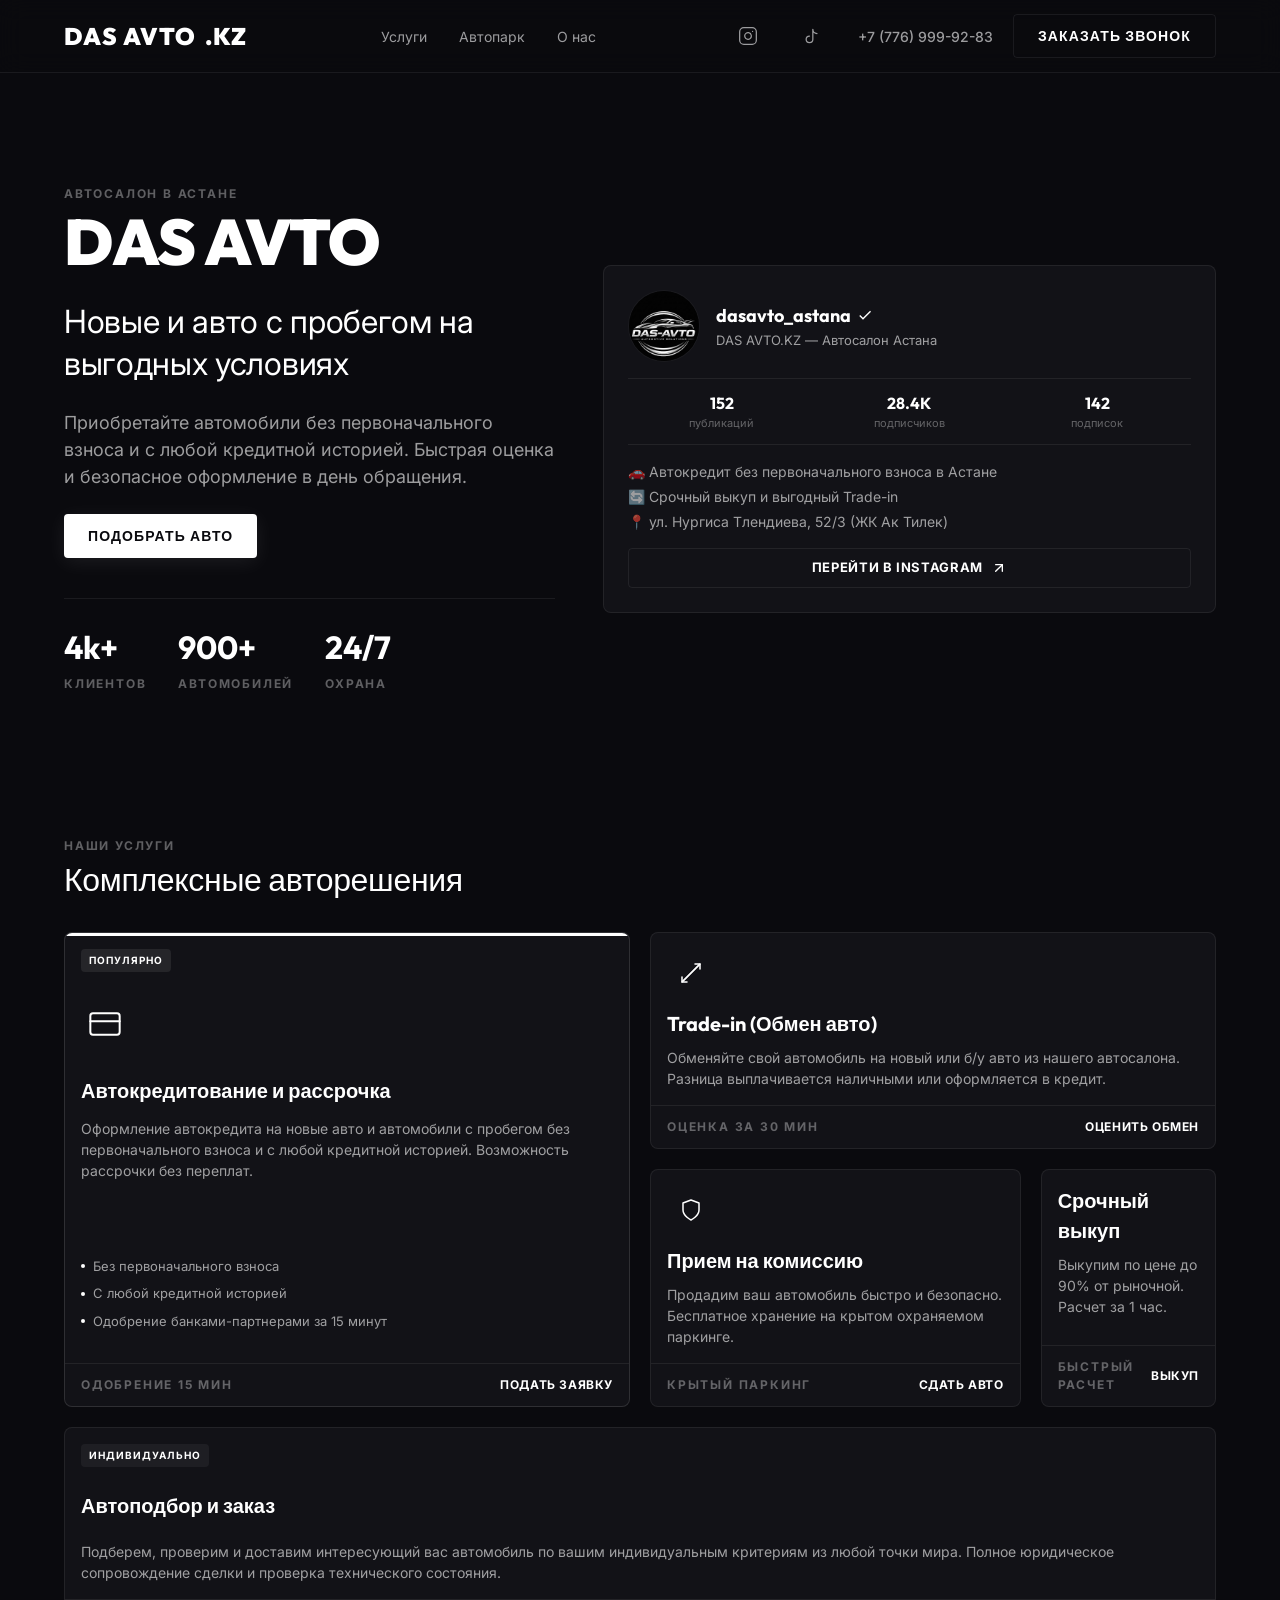
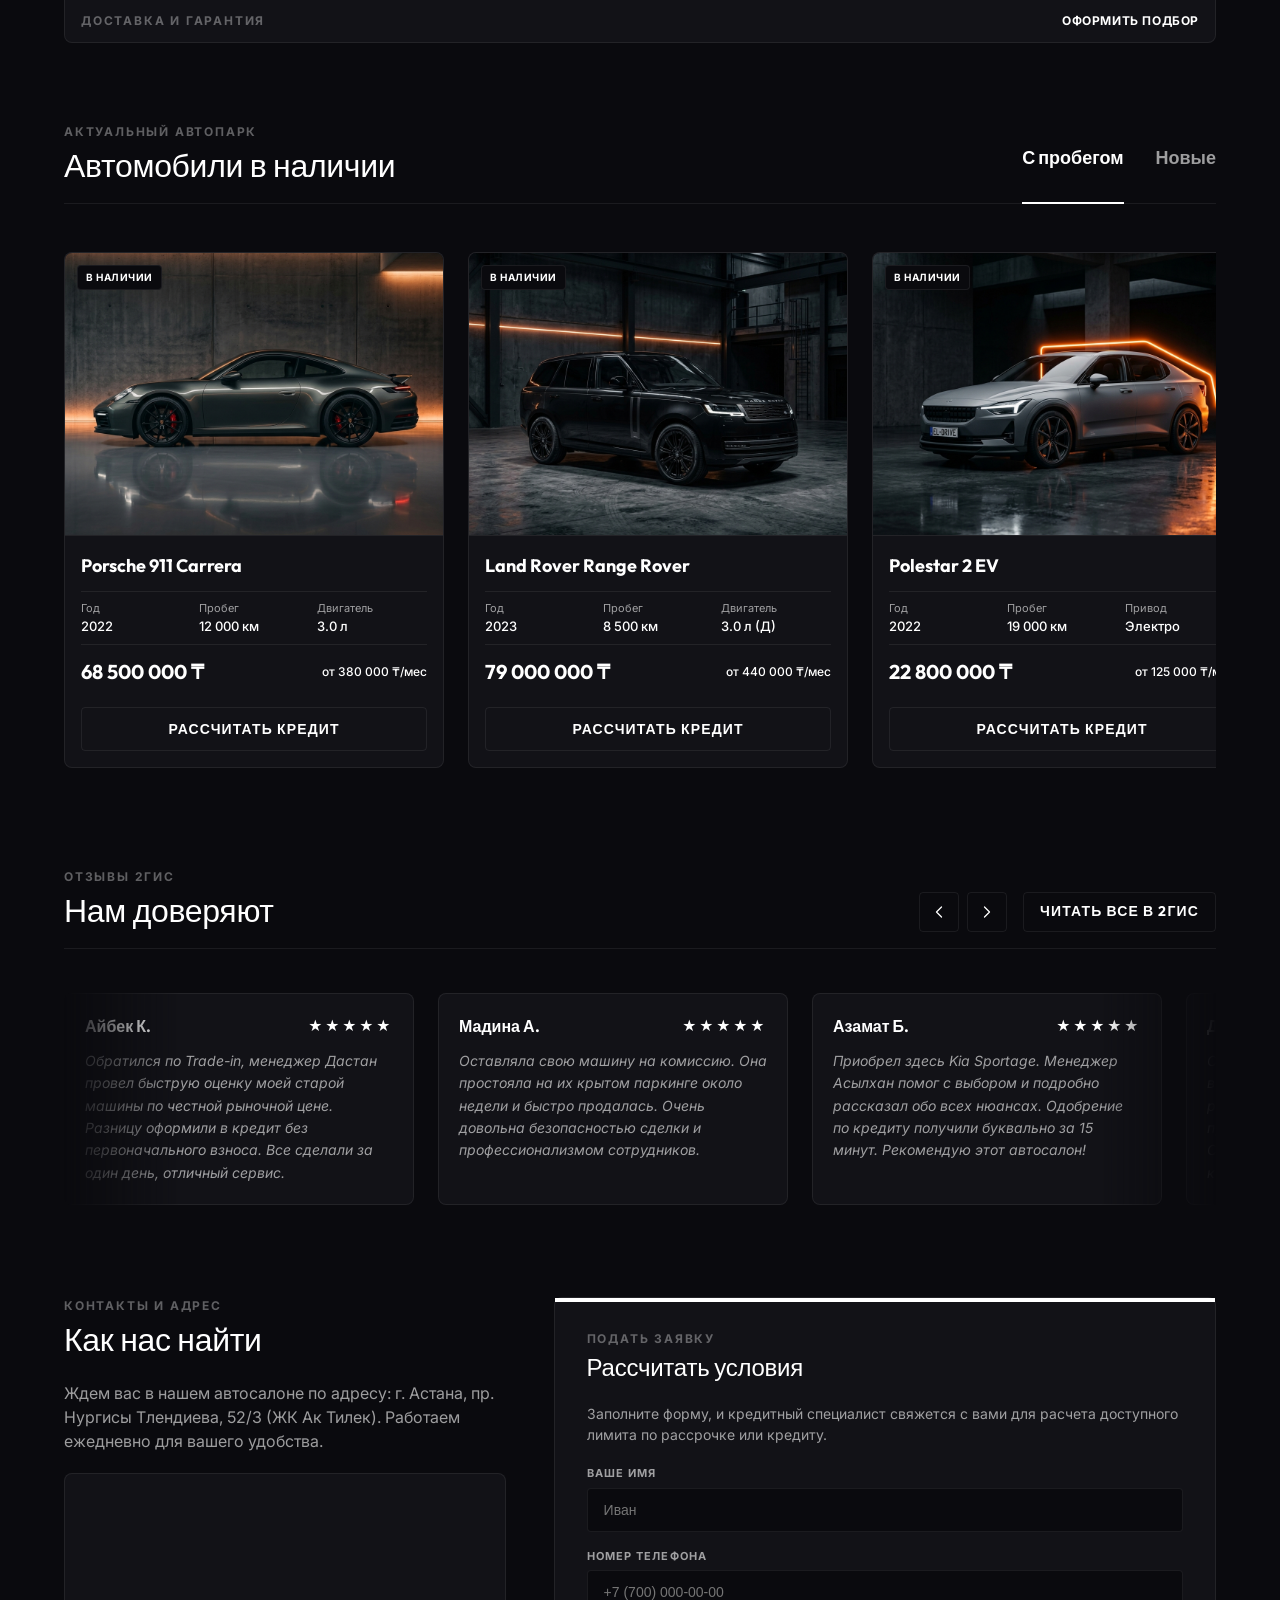
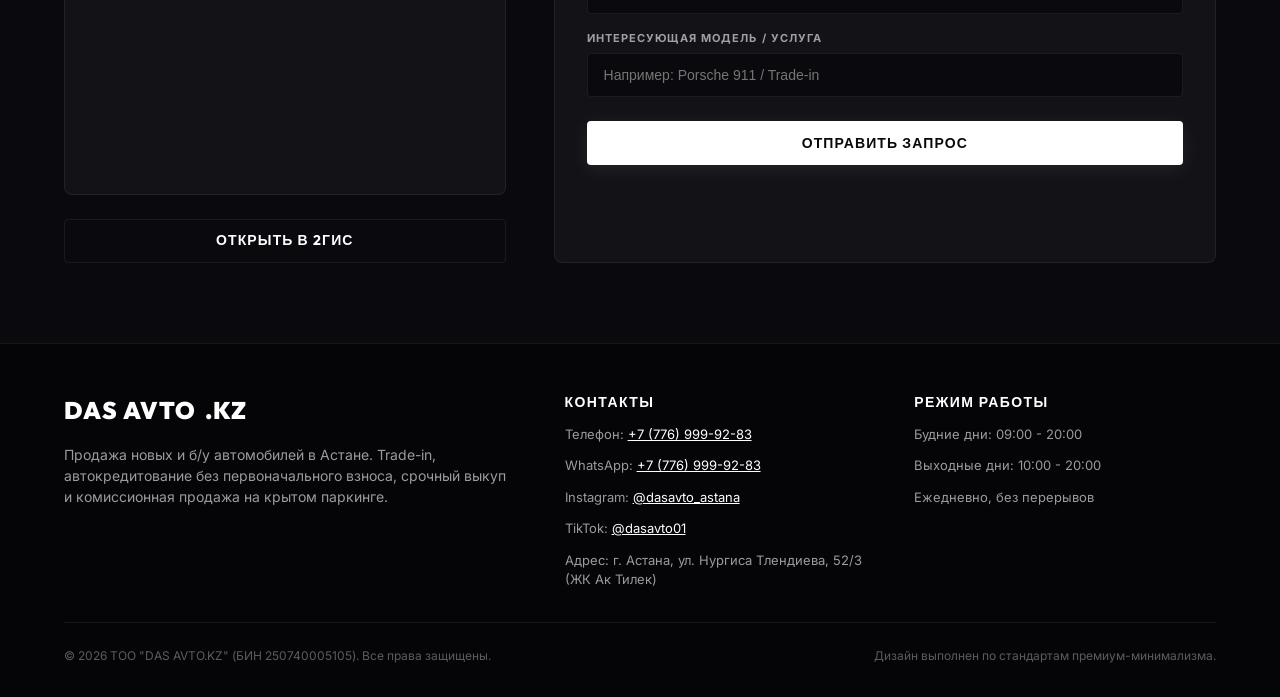
<file: index.html>
<!DOCTYPE html>
<html lang="ru">
<head>
  <!-- Google Tag Manager -->
  <script>(function(w,d,s,l,i){w[l]=w[l]||[];w[l].push({'gtm.start':
  new Date().getTime(),event:'gtm.js'});var f=d.getElementsByTagName(s)[0],
  j=d.createElement(s),dl=l!='dataLayer'?'&l='+l:'';j.async=true;j.src=
  'https://www.googletagmanager.com/gtm.js?id='+i+dl;f.parentNode.insertBefore(j,f);
  })(window,document,'script','dataLayer','GTM-W2NMNW4J');</script>
  <!-- End Google Tag Manager -->
  <meta charset="UTF-8">
  <meta name="viewport" content="width=device-width, initial-scale=1.0">
  <meta name="google-site-verification" content="M6Q4DtExCQr4IS4WdlOK5lyh6SOebJFTqr03vbvBHCU" />
  <title>DAS AVTO.KZ — Автосалон в Астане | Новые и б/у авто в рассрочку и кредит</title>
  <meta name="description" content="Автосалон DAS AVTO.KZ в Астане. Продажа новых и подержанных автомобилей. Автокредит без первоначального взноса и с любой кредитной историей, Trade-in, комиссионная продажа на крытом паркинге.">
  <link rel="canonical" href="https://car-bay-three.vercel.app/">

  <!-- Open Graph / Facebook -->
  <meta property="og:type" content="website">
  <meta property="og:url" content="https://car-bay-three.vercel.app/">
  <meta property="og:title" content="DAS AVTO.KZ — Автосалон в Астане | Новые и б/у авто в рассрочку и кредит">
  <meta property="og:description" content="Автосалон DAS AVTO.KZ в Астане. Продажа новых и подержанных автомобилей. Автокредит без первоначального взноса и с любой кредитной историей, Trade-in, комиссионная продажа на крытом паркинге.">
  <meta property="og:image" content="https://car-bay-three.vercel.app/assets/das_avto_logo.png">
  <meta property="og:locale" content="ru_RU">
  <meta property="og:site_name" content="DAS AVTO.KZ">

  <!-- Twitter -->
  <meta name="twitter:card" content="summary_large_image">
  <meta name="twitter:url" content="https://car-bay-three.vercel.app/">
  <meta name="twitter:title" content="DAS AVTO.KZ — Автосалон в Астане | Новые и б/у авто в рассрочку и кредит">
  <meta name="twitter:description" content="Автосалон DAS AVTO.KZ в Астане. Продажа новых и подержанных автомобилей. Автокредит без первоначального взноса и с любой кредитной историей, Trade-in, комиссионная продажа на крытом паркинге.">
  <meta name="twitter:image" content="https://car-bay-three.vercel.app/assets/das_avto_logo.png">

  <!-- JSON-LD Structured Data -->
  <script type="application/ld+json">
  {
    "@context": "https://schema.org",
    "@graph": [
      {
        "@type": "Organization",
        "@id": "https://car-bay-three.vercel.app/#organization",
        "name": "DAS AVTO.KZ",
        "url": "https://car-bay-three.vercel.app/",
        "logo": "https://car-bay-three.vercel.app/assets/das_avto_logo.png",
        "contactPoint": {
          "@type": "ContactPoint",
          "telephone": "+7-776-999-92-83",
          "contactType": "sales",
          "areaServed": "KZ",
          "availableLanguage": "Russian"
        }
      },
      {
        "@type": "WebSite",
        "@id": "https://car-bay-three.vercel.app/#website",
        "url": "https://car-bay-three.vercel.app/",
        "name": "DAS AVTO.KZ",
        "description": "Автосалон DAS AVTO.KZ в Астане. Продажа новых и подержанных автомобилей. Автокредит и рассрочка.",
        "publisher": {
          "@id": "https://car-bay-three.vercel.app/#organization"
        }
      },
      {
        "@type": "AutoDealer",
        "@id": "https://car-bay-three.vercel.app/#localbusiness",
        "name": "DAS AVTO.KZ",
        "url": "https://car-bay-three.vercel.app/",
        "logo": "https://car-bay-three.vercel.app/assets/das_avto_logo.png",
        "image": "https://car-bay-three.vercel.app/assets/das_avto_logo.png",
        "telephone": "+7-776-999-92-83",
        "priceRange": "$$$",
        "address": {
          "@type": "PostalAddress",
          "streetAddress": "Астана, Казахстан",
          "addressLocality": "Астана",
          "addressCountry": "KZ"
        },
        "geo": {
          "@type": "GeoCoordinates",
          "latitude": 51.195164,
          "longitude": 71.323344
        },
        "openingHoursSpecification": {
          "@type": "OpeningHoursSpecification",
          "dayOfWeek": [
            "Monday",
            "Tuesday",
            "Wednesday",
            "Thursday",
            "Friday",
            "Saturday",
            "Sunday"
          ],
          "opens": "09:00",
          "closes": "20:00"
        },
        "areaServed": {
          "@type": "AdministrativeArea",
          "name": "Астана"
        }
      }
    ]
  }
  </script>
  <link rel="stylesheet" href="style.css?v=2">
  <!-- Yandex.Metrika counter -->
  <script type="text/javascript">
      (function(m,e,t,r,i,k,a){
          m[i]=m[i]||function(){(m[i].a=m[i].a||[]).push(arguments)};
          m[i].l=1*new Date();
          for (var j = 0; j < document.scripts.length; j++) {if (document.scripts[j].src === r) { return; }}
          k=e.createElement(t),a=e.getElementsByTagName(t)[0],k.async=1,k.src=r,a.parentNode.insertBefore(k,a)
      })(window, document,'script','https://mc.yandex.ru/metrika/tag.js?id=110893540', 'ym');

      ym(110893540, 'init', {ssr:true, webvisor:true, clickmap:true, ecommerce:"dataLayer", referrer: document.referrer, url: location.href, accurateTrackBounce:true, trackLinks:true});
  </script>
  <noscript><div><img src="https://mc.yandex.ru/watch/110893540" style="position:absolute; left:-9999px;" alt="" /></div></noscript>
  <!-- /Yandex.Metrika counter -->
</head>
<body>
  <!-- Google Tag Manager (noscript) -->
  <noscript><iframe src="https://www.googletagmanager.com/ns.html?id=GTM-W2NMNW4J"
  height="0" width="0" style="display:none;visibility:hidden"></iframe></noscript>
  <!-- End Google Tag Manager (noscript) -->

  <!-- Header Section -->
  <header class="header">
    <div class="nav-container">
      <a href="#" class="logo">
        DAS AVTO<span>.KZ</span>
      </a>
      <nav class="nav-links">
        <a href="#services" class="nav-link">Услуги</a>
        <a href="#showcase" class="nav-link">Автопарк</a>
        <a href="#trust" class="nav-link">О нас</a>
      </nav>
      <div class="nav-actions">
        <a href="https://www.instagram.com/dasavto_astana?igsh=Nno0aWtucXIzY205" target="_blank" rel="noopener noreferrer" class="instagram-link-header" title="Instagram" style="color: var(--text-muted); display: inline-flex; align-items: center; justify-content: center; width: 36px; height: 36px; transition: color var(--transition-fast); margin-right: 8px;">
          <svg viewBox="0 0 24 24" width="20" height="20" stroke="currentColor" stroke-width="1.5" fill="none" stroke-linecap="round" stroke-linejoin="round">
            <rect x="2" y="2" width="20" height="20" rx="5" ry="5"></rect>
            <path d="M16 11.37A4 4 0 1 1 12.63 8 4 4 0 0 1 16 11.37z"></path>
            <line x1="17.5" y1="6.5" x2="17.51" y2="6.5"></line>
          </svg>
        </a>
        <a href="https://www.tiktok.com/@dasavto01?_r=1&_t=ZS-983toSuHy2a" target="_blank" rel="noopener noreferrer" class="tiktok-link-header" title="TikTok" style="color: var(--text-muted); display: inline-flex; align-items: center; justify-content: center; width: 36px; height: 36px; transition: color var(--transition-fast); margin-right: 8px;">
          <svg viewBox="0 0 24 24" width="20" height="20" stroke="currentColor" stroke-width="1.5" fill="none" stroke-linecap="round" stroke-linejoin="round">
            <path d="M9 12a4 4 0 1 0 4 4V4a5 5 0 0 0 5 5"></path>
          </svg>
        </a>
        <a href="tel:+77769999283" class="phone-link">+7 (776) 999-92-83</a>
        <button class="btn btn-secondary" onclick="openModal('callback')">Заказать звонок</button>
      </div>
      <button class="menu-toggle" id="menu-toggle" aria-label="Toggle Menu" onclick="toggleMobileMenu()">
        <svg viewBox="0 0 24 24" width="24" height="24" stroke="currentColor" stroke-width="1.5" fill="none" stroke-linecap="round" stroke-linejoin="round">
          <line class="line-1" x1="4" y1="8" x2="20" y2="8"></line>
          <line class="line-2" x1="4" y1="16" x2="16" y2="16"></line>
        </svg>
      </button>
    </div>
    <!-- Mobile Menu Overlay -->
    <div class="mobile-menu" id="mobile-menu">
      <nav class="mobile-nav-links">
        <a href="#services" class="mobile-nav-link" onclick="closeMobileMenu()">Услуги</a>
        <a href="#showcase" class="mobile-nav-link" onclick="closeMobileMenu()">Автопарк</a>
        <a href="#trust" class="mobile-nav-link" onclick="closeMobileMenu()">О нас</a>
      </nav>
      <div class="mobile-nav-actions">
        <a href="https://www.instagram.com/dasavto_astana?igsh=Nno0aWtucXIzY205" target="_blank" rel="noopener noreferrer" class="mobile-instagram-link" style="display: flex; align-items: center; gap: 8px; font-size: 16px; color: var(--text-primary); margin-bottom: 12px; transition: color var(--transition-fast);">
          <svg viewBox="0 0 24 24" width="20" height="20" stroke="currentColor" stroke-width="1.5" fill="none" stroke-linecap="round" stroke-linejoin="round">
            <rect x="2" y="2" width="20" height="20" rx="5" ry="5"></rect>
            <path d="M16 11.37A4 4 0 1 1 12.63 8 4 4 0 0 1 16 11.37z"></path>
            <line x1="17.5" y1="6.5" x2="17.51" y2="6.5"></line>
          </svg>
          Instagram: @dasavto_astana
        </a>
        <a href="https://www.tiktok.com/@dasavto01?_r=1&_t=ZS-983toSuHy2a" target="_blank" rel="noopener noreferrer" class="mobile-tiktok-link" style="display: flex; align-items: center; gap: 8px; font-size: 16px; color: var(--text-primary); margin-bottom: 12px; transition: color var(--transition-fast);">
          <svg viewBox="0 0 24 24" width="20" height="20" stroke="currentColor" stroke-width="1.5" fill="none" stroke-linecap="round" stroke-linejoin="round">
            <path d="M9 12a4 4 0 1 0 4 4V4a5 5 0 0 0 5 5"></path>
          </svg>
          TikTok: @dasavto01
        </a>
        <a href="tel:+77769999283" class="mobile-phone-link">+7 (776) 999-92-83</a>
        <button class="btn btn-secondary" style="width: 100%;" onclick="closeMobileMenu(); openModal('callback')">Заказать звонок</button>
      </div>
    </div>
  </header>

  <!-- Hero Section (Asymmetric 1.2fr / 1.5fr Grid) -->
  <section class="section mt-medium">
    <div class="hero-grid">
      <div class="hero-content">
        <div class="inner-group">
          <span class="text-label">Автосалон в Астане</span>
          <h1 class="text-h1">DAS AVTO</h1>
        </div>
        <p class="text-subtitle">Новые и авто с пробегом на выгодных условиях</p>
        <p class="text-body">Приобретайте автомобили без первоначального взноса и с любой кредитной историей. Быстрая оценка и безопасное оформление в день обращения.</p>
        <div>
          <!-- Visual Dominance: The only filled accent CTA button in the hero area -->
          <button class="btn btn-primary" onclick="openModal('credit')">Подобрать авто</button>
        </div>
        <div class="hero-stats">
          <div class="stat-item">
            <span class="stat-val">4k+</span>
            <span class="text-label">Клиентов</span>
          </div>
          <div class="stat-item">
            <span class="stat-val">900+</span>
            <span class="text-label">Автомобилей</span>
          </div>
          <div class="stat-item">
            <span class="stat-val">24/7</span>
            <span class="text-label">Охрана</span>
          </div>
        </div>
      </div>
      <!-- Visual Dominance: Instagram profile card layout (as requested: "карточку в начале страницы измени на логотип с фото профиля страницы инстаграмм аккаунта") -->
      <a href="https://www.instagram.com/dasavto_astana?igsh=Nno0aWtucXIzY205" target="_blank" rel="noopener noreferrer" class="instagram-profile-card">
        <div class="instagram-card-header">
          <div class="instagram-avatar-wrapper">
            <img src="assets/das_avto_logo.png" alt="DAS AVTO.KZ Instagram Avatar" class="instagram-avatar">
          </div>
          <div class="instagram-meta">
            <div class="instagram-username-row">
              <span class="instagram-username">dasavto_astana</span>
              <span class="instagram-verified-badge" title="Подтвержденный аккаунт">
                <svg viewBox="0 0 24 24" width="16" height="16" fill="currentColor" style="color: #FFFFFF;">
                  <path d="M9 16.17L4.83 12l-1.42 1.41L9 19 21 7l-1.41-1.41z"/>
                </svg>
              </span>
            </div>
            <span class="instagram-fullname">DAS AVTO.KZ — Автосалон Астана</span>
          </div>
        </div>
        <div class="instagram-stats-row">
          <div class="instagram-stat-item">
            <span class="instagram-stat-num">152</span>
            <span class="instagram-stat-label">публикаций</span>
          </div>
          <div class="instagram-stat-item">
            <span class="instagram-stat-num">28.4K</span>
            <span class="instagram-stat-label">подписчиков</span>
          </div>
          <div class="instagram-stat-item">
            <span class="instagram-stat-num">142</span>
            <span class="instagram-stat-label">подписок</span>
          </div>
        </div>
        <div class="instagram-bio-section">
          <p>🚗 Автокредит без первоначального взноса в Астане</p>
          <p>🔄 Срочный выкуп и выгодный Trade-in</p>
          <p>📍 ул. Нургиса Tлендиева, 52/3 (ЖК Ак Тилек)</p>
        </div>
        <div class="instagram-action-btn">
          <span>Перейти в Instagram</span>
          <svg viewBox="0 0 24 24" width="16" height="16" stroke="currentColor" stroke-width="2" fill="none" stroke-linecap="round" stroke-linejoin="round">
            <line x1="7" y1="17" x2="17" y2="7"></line>
            <polyline points="7 7 17 7 17 17"></polyline>
          </svg>
        </div>
      </a>
    </div>
  </section>

  <!-- Services Section (Asymmetric Bento Grid) -->
  <section id="services" class="section mt-large">
    <div class="inner-group" style="margin-bottom: 32px;">
      <span class="text-label">Наши услуги</span>
      <h2 class="text-subtitle">Комплексные авторешения</h2>
    </div>
    
    <div class="grid-services">
      <!-- 1. Featured Card (Dominates: 3 cols, 2 rows) -->
      <div class="card card-featured">
        <div class="inner-card-content" style="display: flex; flex-direction: column; gap: 16px; height: 100%;">
          <span class="card-tag">Популярно</span>
          <div class="card-icon" style="color: var(--accent-brand);">
            <svg viewBox="0 0 24 24" width="32" height="32" stroke="currentColor" stroke-width="1.5" fill="none" stroke-linecap="round" stroke-linejoin="round">
              <rect x="1" y="4" width="22" height="16" rx="2" ry="2"></rect>
              <line x1="1" y1="10" x2="23" y2="10"></line>
            </svg>
          </div>
          <div class="inner-group">
            <h3 class="card-title">Автокредитование и рассрочка</h3>
            <p class="card-text">Оформление автокредита на новые авто и автомобили с пробегом без первоначального взноса и с любой кредитной историей. Возможность рассрочки без переплат.</p>
          </div>
          <ul style="list-style: none; font-size: 13px; color: var(--text-muted); display: flex; flex-direction: column; gap: 8px; margin-top: auto; padding-bottom: 16px;">
            <li style="display: flex; align-items: center; gap: 8px;">
              <span style="width: 4px; height: 4px; background-color: var(--accent-brand); border-radius: 50%;"></span>
              Без первоначального взноса
            </li>
            <li style="display: flex; align-items: center; gap: 8px;">
              <span style="width: 4px; height: 4px; background-color: var(--accent-brand); border-radius: 50%;"></span>
              С любой кредитной историей
            </li>
            <li style="display: flex; align-items: center; gap: 8px;">
              <span style="width: 4px; height: 4px; background-color: var(--accent-brand); border-radius: 50%;"></span>
              Одобрение банками-партнерами за 15 минут
            </li>
          </ul>
        </div>
        <div class="card-footer">
          <span class="text-label">Одобрение 15 мин</span>
          <a href="#" class="card-link" onclick="openModal('credit'); return false;">Подать заявку</a>
        </div>
      </div>

      <!-- 2. Trade-in Card (3 cols, 1 row) -->
      <div class="card card-medium-1">
        <div class="inner-card-content">
          <div class="card-icon" style="color: var(--accent-brand);">
            <svg viewBox="0 0 24 24" width="24" height="24" stroke="currentColor" stroke-width="1.5" fill="none" stroke-linecap="round" stroke-linejoin="round">
              <polyline points="16 3 21 3 21 8"></polyline>
              <line x1="4" y1="20" x2="21" y2="3"></line>
              <polyline points="8 21 3 21 3 16"></polyline>
              <line x1="3" y1="21" x2="20" y2="4"></line>
            </svg>
          </div>
          <h3 class="card-title">Trade-in (Обмен авто)</h3>
          <p class="card-text">Обменяйте свой автомобиль на новый или б/у авто из нашего автосалона. Разница выплачивается наличными или оформляется в кредит.</p>
        </div>
        <div class="card-footer">
          <span class="text-label">Оценка за 30 мин</span>
          <a href="#" class="card-link" onclick="openModal('tradein'); return false;">Оценить обмен</a>
        </div>
      </div>

      <!-- 3. Commission Card (2 cols, 1 row) -->
      <div class="card card-small-1">
        <div class="inner-card-content">
          <div class="card-icon" style="color: var(--accent-brand);">
            <svg viewBox="0 0 24 24" width="24" height="24" stroke="currentColor" stroke-width="1.5" fill="none" stroke-linecap="round" stroke-linejoin="round">
              <path d="M12 22s8-4 8-10V5l-8-3-8 3v7c0 6 8 10 8 10z"></path>
            </svg>
          </div>
          <h3 class="card-title">Прием на комиссию</h3>
          <p class="card-text">Продадим ваш автомобиль быстро и безопасно. Бесплатное хранение на крытом охраняемом паркинге.</p>
        </div>
        <div class="card-footer">
          <span class="text-label">Крытый паркинг</span>
          <a href="#" class="card-link" onclick="openModal('commission'); return false;">Сдать авто</a>
        </div>
      </div>

      <!-- 4. Wykup Card (1 col, 1 row) -->
      <div class="card card-small-2">
        <div class="inner-card-content">
          <!-- Icon removed for design-system compliance: Max 3 icons per section -->
          <h3 class="card-title">Срочный выкуп</h3>
          <p class="card-text">Выкупим по цене до 90% от рыночной. Расчет за 1 час.</p>
        </div>
        <div class="card-footer">
          <span class="text-label">Быстрый расчет</span>
          <a href="#" class="card-link" onclick="openModal('wykup'); return false;">Выкуп</a>
        </div>
      </div>

      <!-- 5. Order Card (Full Width: 6 cols, 1 row) -->
      <div class="card card-full-width">
        <div class="inner-card-content" style="display: flex; flex-direction: column; gap: 12px;">
          <!-- Icon removed for design-system compliance: Max 3 icons per section -->
          <span class="card-tag" style="background-color: rgba(255, 255, 255, 0.05); color: var(--text-primary);">Индивидуально</span>
          <h3 class="card-title">Автоподбор и заказ</h3>
          <p class="card-text">Подберем, проверим и доставим интересующий вас автомобиль по вашим индивидуальным критериям из любой точки мира. Полное юридическое сопровождение сделки и проверка технического состояния.</p>
        </div>
        <div class="card-footer">
          <span class="text-label">Доставка и гарантия</span>
          <a href="#" class="card-link" onclick="openModal('order'); return false;">Оформить подбор</a>
        </div>
      </div>
    </div>
  </section>

  <!-- Vehicle Showcase Section -->
  <section id="showcase" class="section mt-large">
    <div class="showcase-header">
      <div class="inner-group">
        <span class="text-label">Актуальный автопарк</span>
        <h2 class="text-subtitle">Автомобили в наличии</h2>
      </div>
      <div class="tabs">
        <div class="tab active" onclick="switchTab('used')">С пробегом</div>
        <div class="tab" onclick="switchTab('new')">Новые</div>
      </div>
    </div>

    <!-- Used Cars Grid -->
    <div id="used-cars" class="grid-cars mt-medium">
      <div class="car-card">
        <div class="car-img-wrapper">
          <img src="assets/car_porsche.png" alt="Porsche 911" loading="lazy">
          <span class="car-badge">В наличии</span>
        </div>
        <div class="car-details">
          <h3 style="font-size: 18px; font-weight: 700;">Porsche 911 Carrera</h3>
          <div class="car-specs">
            <div class="spec-info">Год <span>2022</span></div>
            <div class="spec-info">Пробег <span>12 000 км</span></div>
            <div class="spec-info">Двигатель <span>3.0 л</span></div>
          </div>
          <div class="car-price-row">
            <span class="car-price">68 500 000 ₸</span>
            <span class="car-installment">от 380 000 ₸/мес</span>
          </div>
          <button class="btn btn-secondary" style="width: 100%; margin-top: 8px;" onclick="openModal('credit', 'Porsche 911 Carrera')">Рассчитать кредит</button>
        </div>
      </div>

      <div class="car-card">
        <div class="car-img-wrapper">
          <img src="assets/car_suv.png" alt="Range Rover SUV" loading="lazy">
          <span class="car-badge">В наличии</span>
        </div>
        <div class="car-details">
          <h3 style="font-size: 18px; font-weight: 700;">Land Rover Range Rover</h3>
          <div class="car-specs">
            <div class="spec-info">Год <span>2023</span></div>
            <div class="spec-info">Пробег <span>8 500 км</span></div>
            <div class="spec-info">Двигатель <span>3.0 л (Д)</span></div>
          </div>
          <div class="car-price-row">
            <span class="car-price">79 000 000 ₸</span>
            <span class="car-installment">от 440 000 ₸/мес</span>
          </div>
          <button class="btn btn-secondary" style="width: 100%; margin-top: 8px;" onclick="openModal('credit', 'Range Rover')">Рассчитать кредит</button>
        </div>
      </div>

      <div class="car-card">
        <div class="car-img-wrapper">
          <img src="assets/car_sedan.png" alt="Polestar Electric Sedan" loading="lazy">
          <span class="car-badge">В наличии</span>
        </div>
        <div class="car-details">
          <h3 style="font-size: 18px; font-weight: 700;">Polestar 2 EV</h3>
          <div class="car-specs">
            <div class="spec-info">Год <span>2022</span></div>
            <div class="spec-info">Пробег <span>19 000 км</span></div>
            <div class="spec-info">Привод <span>Электро</span></div>
          </div>
          <div class="car-price-row">
            <span class="car-price">22 800 000 ₸</span>
            <span class="car-installment">от 125 000 ₸/мес</span>
          </div>
          <button class="btn btn-secondary" style="width: 100%; margin-top: 8px;" onclick="openModal('credit', 'Polestar 2')">Рассчитать кредит</button>
        </div>
      </div>
    </div>

    <!-- New Cars Grid (Hidden by default) -->
    <div id="new-cars" class="grid-cars mt-medium" style="display: none;">
      <div class="car-card">
        <div class="car-img-wrapper">
          <img src="assets/car_sedan.png" alt="New Electric Sedan" loading="lazy">
          <span class="car-badge">Под заказ</span>
        </div>
        <div class="car-details">
          <h3 style="font-size: 18px; font-weight: 700;">Polestar 3 Performance</h3>
          <div class="car-specs">
            <div class="spec-info">Год <span>2026</span></div>
            <div class="spec-info">Пробег <span>0 км</span></div>
            <div class="spec-info">Привод <span>Электро</span></div>
          </div>
          <div class="car-price-row">
            <span class="car-price">34 500 000 ₸</span>
            <span class="car-installment">от 190 000 ₸/мес</span>
          </div>
          <button class="btn btn-secondary" style="width: 100%; margin-top: 8px;" onclick="openModal('order', 'Polestar 3')">Заказать авто</button>
        </div>
      </div>
    </div>
  </section>

  <!-- Reviews Section (Horizontal Carousel scrolling to the right) -->
  <section class="section mt-large">
    <div style="display: flex; justify-content: space-between; align-items: flex-end; border-bottom: 1px solid var(--border-color); padding-bottom: 16px; margin-bottom: 32px;">
      <div class="inner-group">
        <span class="text-label">Отзывы 2ГИС</span>
        <h2 class="text-subtitle">Нам доверяют</h2>
      </div>
      <div class="reviews-controls" style="display: flex; gap: 8px; align-items: center;">
        <button class="btn btn-secondary review-nav-btn" id="review-prev-btn" aria-label="Предыдущий отзыв">
          <svg width="20" height="20" viewBox="0 0 24 24" fill="none" stroke="currentColor" stroke-width="1.5" stroke-linecap="round" stroke-linejoin="round">
            <polyline points="15 18 9 12 15 6"></polyline>
          </svg>
        </button>
        <button class="btn btn-secondary review-nav-btn" id="review-next-btn" aria-label="Следующий отзыв">
          <svg width="20" height="20" viewBox="0 0 24 24" fill="none" stroke="currentColor" stroke-width="1.5" stroke-linecap="round" stroke-linejoin="round">
            <polyline points="9 18 15 12 9 6"></polyline>
          </svg>
        </button>
        <a href="https://2gis.kz/astana/geo/70000001103400786/71.323344,51.195164" target="_blank" rel="noopener noreferrer" class="btn btn-secondary" style="height: 40px; padding: 0 16px; display: inline-flex; align-items: center; margin-left: 8px;">Читать все в 2ГИС</a>
      </div>
    </div>
    
    <div class="reviews-carousel-wrapper">
      <div class="reviews-carousel-track">
        <!-- Card 1 -->
        <div class="review-card-carousel">
          <div class="review-card-header">
            <span class="reviewer-name-carousel">Айбек К.</span>
            <span class="review-stars">★★★★★</span>
          </div>
          <p class="review-text-carousel">Обратился по Trade-in, менеджер Дастан провел быструю оценку моей старой машины по честной рыночной цене. Разницу оформили в кредит без первоначального взноса. Все сделали за один день, отличный сервис.</p>
        </div>
        <!-- Card 2 -->
        <div class="review-card-carousel">
          <div class="review-card-header">
            <span class="reviewer-name-carousel">Мадина А.</span>
            <span class="review-stars">★★★★★</span>
          </div>
          <p class="review-text-carousel">Оставляла свою машину на комиссию. Она простояла на их крытом паркинге около недели и быстро продалась. Очень довольна безопасностью сделки и профессионализмом сотрудников.</p>
        </div>
        <!-- Card 3 -->
        <div class="review-card-carousel">
          <div class="review-card-header">
            <span class="reviewer-name-carousel">Азамат Б.</span>
            <span class="review-stars">★★★★★</span>
          </div>
          <p class="review-text-carousel">Приобрел здесь Kia Sportage. Менеджер Асылхан помог с выбором и подробно рассказал обо всех нюансах. Одобрение по кредиту получили буквально за 15 минут. Рекомендую этот автосалон!</p>
        </div>
        <!-- Card 4 -->
        <div class="review-card-carousel">
          <div class="review-card-header">
            <span class="reviewer-name-carousel">Динара Т.</span>
            <span class="review-stars">★★★★★</span>
          </div>
          <p class="review-text-carousel">Очень вежливый персонал и большой выбор автомобилей. Оформляли рассрочку, условия действительно прозрачные, без скрытых переплат. Спасибо за оперативность и отличный кофе!</p>
        </div>
        <!-- Card 5 -->
        <div class="review-card-carousel">
          <div class="review-card-header">
            <span class="reviewer-name-carousel">Руслан М.</span>
            <span class="review-stars">★★★★★</span>
          </div>
          <p class="review-text-carousel">Срочно понадобились деньги, обратился в Das Avto за выкупом. Оценили авто адекватно, деньги выплатили в тот же день. Огромное спасибо менеджеру Арману за профессиональный подход.</p>
        </div>
        <!-- Card 6 -->
        <div class="review-card-carousel">
          <div class="review-card-header">
            <span class="reviewer-name-carousel">Гульнара С.</span>
            <span class="review-stars">★★★★★</span>
          </div>
          <p class="review-text-carousel">Долго искала живую машину на вторичном рынке, в итоге решила заказать автоподбор через Das Avto. Ребята нашли отличный вариант в идеальном состоянии, проверили по всем пунктам. Покупкой очень довольна!</p>
        </div>
        <!-- Card 7 -->
        <div class="review-card-carousel">
          <div class="review-card-header">
            <span class="reviewer-name-carousel">Берик Ж.</span>
            <span class="review-stars">★★★★★</span>
          </div>
          <p class="review-text-carousel">Самый лучший автосалон в Астане! Просторный крытый паркинг, все машины чистые и готовые к проверкам. Оформили покупку в кредит за пару часов. Отдельное спасибо кредитному специалисту!</p>
        <!-- End of Cards -->
      </div>
    </div>
  </section>

  <!-- Trust, Location & Contact Form Section -->
  <section id="trust" class="section mt-large">
    <div class="trust-grid">
      <!-- Left side: Google Maps & Address Details -->
      <div class="location-container">
        <div class="inner-group">
          <span class="text-label">Контакты и адрес</span>
          <h2 class="text-subtitle">Как нас найти</h2>
        </div>
        <p class="text-body" style="font-size: 16px;">
          Ждем вас в нашем автосалоне по адресу: г. Астана, пр. Нургисы Тлендиева, 52/3 (ЖК Ак Тилек). Работаем ежедневно для вашего удобства.
        </p>
        
        <div class="map-container">
          <iframe 
            src="https://maps.google.com/maps?q=%D0%B0%D1%81%D1%82%D0%B0%D0%BD%D0%B0%20%D1%82%D0%BB%D0%B5%D0%BD%D0%B4%D0%B8%D0%B5%D0%B2%D0%B0%2052%2F3&t=&z=16&ie=UTF8&iwloc=&output=embed" 
            width="100%" 
            height="320" 
            style="border:0;" 
            allowfullscreen="" 
            loading="lazy">
          </iframe>
        </div>
        
        <div style="display: flex; gap: 12px; margin-top: 4px;">
          <a href="https://2gis.kz/astana/geo/70000001103400786/71.323344,51.195164" target="_blank" rel="noopener noreferrer" class="btn btn-secondary" style="flex: 1; text-align: center; height: 44px; display: inline-flex; align-items: center; justify-content: center;">
            Открыть в 2ГИС
          </a>
        </div>
      </div>

      <!-- Right side: CTA Form -->
      <div class="cta-form-wrapper">
        <div class="inner-group">
          <span class="text-label">Подать заявку</span>
          <h3 class="text-subtitle" style="font-size: 24px;">Рассчитать условия</h3>
        </div>
        <p style="font-size: 14px; color: var(--text-muted);">Заполните форму, и кредитный специалист свяжется с вами для расчета доступного лимита по рассрочке или кредиту.</p>
        <form onsubmit="handleFormSubmit(event)">
          <div style="display: flex; flex-direction: column; gap: 16px;">
            <div class="form-group">
              <label class="form-label">Ваше имя</label>
              <input type="text" class="form-input" placeholder="Иван" required>
            </div>
            <div class="form-group">
              <label class="form-label">Номер телефона</label>
              <input type="tel" class="form-input" placeholder="+7 (700) 000-00-00" required>
            </div>
            <div class="form-group">
              <label class="form-label">Интересующая модель / услуга</label>
              <input type="text" class="form-input" placeholder="Например: Porsche 911 / Trade-in">
            </div>
            <!-- Squint Test: Only filled CTA button here, bright brand accent -->
            <button type="submit" class="btn btn-primary" style="margin-top: 8px;">Отправить запрос</button>
          </div>
        </form>
      </div>
    </div>
  </section>

  <!-- Footer Section -->
  <footer class="footer mt-large">
    <div class="section">
      <div class="footer-grid">
        <div class="footer-info">
          <a href="#" class="logo">
            DAS AVTO<span>.KZ</span>
          </a>
          <p style="font-size: 14px; color: var(--text-muted);">Продажа новых и б/у автомобилей в Астане. Trade-in, автокредитование без первоначального взноса, срочный выкуп и комиссионная продажа на крытом паркинге.</p>
        </div>
        <div class="footer-links-col">
          <span class="footer-links-title">Контакты</span>
          <p class="footer-link">Телефон: <a href="tel:+77769999283" style="color: var(--text-primary); text-decoration: underline;">+7 (776) 999-92-83</a></p>
          <p class="footer-link">WhatsApp: <a href="https://wa.me/77769999283" target="_blank" rel="noopener noreferrer" style="color: var(--text-primary); text-decoration: underline;">+7 (776) 999-92-83</a></p>
          <p class="footer-link">Instagram: <a href="https://www.instagram.com/dasavto_astana?igsh=Nno0aWtucXIzY205" target="_blank" rel="noopener noreferrer" style="color: var(--text-primary); text-decoration: underline;">@dasavto_astana</a></p>
          <p class="footer-link">TikTok: <a href="https://www.tiktok.com/@dasavto01?_r=1&_t=ZS-983toSuHy2a" target="_blank" rel="noopener noreferrer" style="color: var(--text-primary); text-decoration: underline;">@dasavto01</a></p>
          <p class="footer-link">Адрес: г. Астана, ул. Нургиса Тлендиева, 52/3 (ЖК Ак Тилек)</p>
        </div>
        <div class="footer-links-col">
          <span class="footer-links-title">Режим работы</span>
          <p class="footer-link">Будние дни: 09:00 - 20:00</p>
          <p class="footer-link">Выходные дни: 10:00 - 20:00</p>
          <p class="footer-link">Ежедневно, без перерывов</p>
        </div>
      </div>
      <div class="footer-bottom">
        <span>© 2026 ТОО &quot;DAS AVTO.KZ&quot; (БИН 250740005105). Все права защищены.</span>
        <span>Дизайн выполнен по стандартам премиум-минимализма.</span>
      </div>
    </div>
  </footer>

  <!-- Modal Overlay Structure -->
  <div id="modal" class="modal-overlay" onclick="closeModal()">
    <div class="modal-content" onclick="event.stopPropagation()">
      <button class="modal-close" onclick="closeModal()">
        <svg viewBox="0 0 24 24" width="20" height="20" stroke="var(--text-muted)" stroke-width="2" fill="none" stroke-linecap="round" stroke-linejoin="round">
          <line x1="18" y1="6" x2="6" y2="18"></line>
          <line x1="6" y1="6" x2="18" y2="18"></line>
        </svg>
      </button>
      <div class="inner-group" style="margin-bottom: 20px;">
        <span class="text-label" id="modal-label">Заявка</span>
        <h3 class="text-subtitle" id="modal-title" style="font-size: 24px;">Рассчитать условия</h3>
      </div>
      <form onsubmit="handleModalSubmit(event)">
        <div style="display: flex; flex-direction: column; gap: 16px;">
          <div class="form-group">
            <label class="form-label">Ваше имя</label>
            <input type="text" class="form-input" placeholder="Иван" required>
          </div>
          <div class="form-group">
            <label class="form-label">Телефон</label>
            <input type="tel" class="form-input" placeholder="+7 (700) 000-00-00" required>
          </div>
          <div class="form-group" id="modal-extra-field" style="display: none;">
            <label class="form-label" id="modal-extra-label">Дополнительно</label>
            <input type="text" class="form-input" id="modal-extra-input">
          </div>
          <button type="submit" class="btn btn-primary" style="width: 100%; margin-top: 8px;">Отправить заявку</button>
        </div>
      </form>
    </div>
  </div>

  <script src="script.js?v=2"></script>
</body>
</html>
</file>
<file: style.css>
@import url('https://fonts.googleapis.com/css2?family=Inter:wght@400;500&family=Outfit:wght@400;700;900&display=swap');

:root {
  /* Color Tokens - Grayscale Base + Accent Only */
  --bg-primary: #0A0A0E;
  --bg-secondary: #121217;
  --bg-secondary-hover: #171720;
  --accent-brand: #FFFFFF;
  --accent-hover: #E5E5E5;
  --text-primary: #FFFFFF;
  --text-muted: rgba(255, 255, 255, 0.6);
  --text-dim: rgba(255, 255, 255, 0.35);
  --border-color: rgba(255, 255, 255, 0.07);
  --border-hover: rgba(255, 255, 255, 0.15);

  /* Typography Scale - 1.25x Modular Scale */
  --font-heading: 'Outfit', sans-serif;
  --font-body: 'Inter', sans-serif;
  --font-h1: 64px;
  --font-subtitle: 32px;
  --font-body-size: 18px;
  --font-label-size: 12px;

  /* Animation Durations */
  --transition-fast: 0.2s ease;
  --transition-normal: 0.3s cubic-bezier(0.16, 1, 0.3, 1);
}

/* Reset & Global Styles */
* {
  box-sizing: border-box;
  margin: 0;
  padding: 0;
}

body {
  background-color: var(--bg-primary);
  color: var(--text-primary);
  font-family: var(--font-body);
  font-size: var(--font-body-size);
  line-height: 1.5;
  overflow-x: hidden;
  -webkit-font-smoothing: antialiased;
}

h1, h2, h3, h4 {
  font-family: var(--font-heading);
  color: var(--text-primary);
}

a {
  color: inherit;
  text-decoration: none;
}

/* Section Container Layout */
.section {
  width: 100%;
  max-width: 1200px;
  margin: 0 auto;
  padding-left: 24px;
  padding-right: 24px;
}

/* Custom Spacing Rules - Non-uniform padding & margins */
.inner-group {
  display: flex;
  flex-direction: column;
  gap: 4px; /* Tightly coupled (gap-1 equivalent for title+label) */
}

.inner-card-content {
  padding: 16px; /* p-4 equivalent - tight spacing inside cards */
}

/* Margins between major sections */
.mt-large {
  margin-top: 80px; /* mt-16 equivalent */
}

.mt-medium {
  margin-top: 48px; /* mt-12 equivalent */
}

/* Typography Implementation */
.text-h1 {
  font-size: var(--font-h1);
  font-weight: 900;
  line-height: 1.1;
  letter-spacing: -0.02em;
}

.text-subtitle {
  font-size: var(--font-subtitle);
  font-weight: 400;
  line-height: 1.3;
  letter-spacing: -0.01em;
}

.text-body {
  font-size: var(--font-body-size);
  font-weight: 400;
  color: var(--text-muted);
}

.text-label {
  font-size: var(--font-label-size);
  font-weight: 700;
  text-transform: uppercase;
  letter-spacing: 0.15em;
  color: var(--text-dim);
}

/* Premium Navigation Bar */
.header {
  width: 100%;
  border-bottom: 1px solid var(--border-color);
  background-color: rgba(10, 10, 14, 0.8);
  backdrop-filter: blur(12px);
  position: sticky;
  top: 0;
  z-index: 100;
}

.nav-container {
  display: flex;
  justify-content: space-between;
  align-items: center;
  height: 72px;
  max-width: 1200px;
  margin: 0 auto;
  padding: 0 24px;
}

.logo {
  font-family: var(--font-heading);
  font-size: 24px;
  font-weight: 900;
  letter-spacing: 0.05em;
  color: var(--text-primary);
  display: flex;
  align-items: center;
  gap: 8px;
}

.logo span {
  color: var(--accent-brand);
}

.nav-links {
  display: flex;
  gap: 32px;
}

.nav-link {
  font-size: 14px;
  color: var(--text-muted);
  transition: color var(--transition-fast);
}

.nav-link:hover {
  color: var(--text-primary);
}

.nav-actions {
  display: flex;
  align-items: center;
  gap: 20px;
}

.phone-link {
  font-size: 14px;
  font-weight: 500;
  color: var(--text-muted);
  transition: color var(--transition-fast);
}

.phone-link:hover {
  color: var(--text-primary);
}

/* CTA Buttons - Accent Color Only */
.btn {
  display: inline-flex;
  align-items: center;
  justify-content: center;
  font-family: var(--font-heading);
  font-size: 14px;
  font-weight: 700;
  text-transform: uppercase;
  letter-spacing: 0.08em;
  border-radius: 4px;
  transition: all var(--transition-normal);
  cursor: pointer;
  height: 44px;
  padding: 0 24px;
  border: none;
}

.btn-primary {
  background-color: var(--accent-brand);
  color: var(--bg-primary); /* Dark text on bright accent button */
  box-shadow: 0 4px 20px rgba(255, 255, 255, 0.08);
}

.btn-primary:hover {
  background-color: var(--accent-hover);
  transform: translateY(-2px);
  box-shadow: 0 6px 24px rgba(255, 255, 255, 0.15);
}

.btn-secondary {
  background-color: transparent;
  color: var(--text-primary);
  border: 1px solid var(--border-color);
}

.btn-secondary:hover {
  border-color: var(--text-primary);
  background-color: rgba(255, 255, 255, 0.03);
}

/* Hero Section - Asymmetric Grid Layout */
.hero-grid {
  display: grid;
  grid-template-columns: 1.2fr 1.5fr; /* Asymmetric split */
  gap: 48px;
  align-items: center;
  padding-top: 64px;
  padding-bottom: 64px;
}

.hero-content {
  display: flex;
  flex-direction: column;
  gap: 24px;
}

/* Instagram Profile Card in Hero */
.instagram-profile-card {
  display: flex;
  flex-direction: column;
  background-color: var(--bg-secondary);
  border: 1px solid var(--border-color);
  border-radius: 8px;
  padding: 24px;
  gap: 16px;
  transition: all var(--transition-normal);
  cursor: pointer;
  color: var(--text-primary);
  text-decoration: none;
}

.instagram-profile-card:hover {
  border-color: var(--border-hover);
  background-color: var(--bg-secondary-hover);
  transform: translateY(-4px);
  box-shadow: 0 8px 30px rgba(255, 255, 255, 0.05);
}

.instagram-card-header {
  display: flex;
  align-items: center;
  gap: 16px;
}

.instagram-avatar-wrapper {
  width: 72px;
  height: 72px;
  border-radius: 50%;
  overflow: hidden;
  border: 1px solid var(--border-color);
  background-color: var(--bg-primary);
  display: flex;
  align-items: center;
  justify-content: center;
}

.instagram-avatar {
  width: 100%;
  height: 100%;
  object-fit: cover;
}

.instagram-meta {
  display: flex;
  flex-direction: column;
  gap: 2px;
}

.instagram-username-row {
  display: flex;
  align-items: center;
  gap: 6px;
}

.instagram-username {
  font-family: var(--font-heading);
  font-size: 18px;
  font-weight: 700;
}

.instagram-verified-badge {
  display: flex;
  align-items: center;
  color: var(--text-primary);
}

.instagram-fullname {
  font-size: 13px;
  color: var(--text-muted);
}

.instagram-stats-row {
  display: flex;
  justify-content: space-between;
  border-top: 1px solid var(--border-color);
  border-bottom: 1px solid var(--border-color);
  padding: 12px 0;
}

.instagram-stat-item {
  display: flex;
  flex-direction: column;
  align-items: center;
  flex: 1;
}

.instagram-stat-num {
  font-family: var(--font-heading);
  font-size: 16px;
  font-weight: 700;
  color: var(--text-primary);
}

.instagram-stat-label {
  font-size: 11px;
  color: var(--text-dim);
}

.instagram-bio-section {
  font-size: 14px;
  color: var(--text-muted);
  display: flex;
  flex-direction: column;
  gap: 4px;
}

.instagram-action-btn {
  display: flex;
  align-items: center;
  justify-content: center;
  gap: 8px;
  background-color: transparent;
  border: 1px solid var(--border-color);
  border-radius: 4px;
  height: 40px;
  font-size: 13px;
  font-weight: 700;
  text-transform: uppercase;
  letter-spacing: 0.05em;
  transition: all var(--transition-fast);
}

.instagram-profile-card:hover .instagram-action-btn {
  background-color: var(--accent-brand);
  color: var(--bg-primary);
  border-color: var(--accent-brand);
}

.instagram-link-header:hover,
.tiktok-link-header:hover {
  color: var(--text-primary) !important;
}

.mobile-instagram-link:hover,
.mobile-tiktok-link:hover {
  color: var(--text-muted) !important;
}

.hero-stats {
  display: flex;
  gap: 32px;
  margin-top: 16px;
  border-top: 1px solid var(--border-color);
  padding-top: 24px;
}

.stat-item {
  display: flex;
  flex-direction: column;
  gap: 4px;
}

.stat-val {
  font-family: var(--font-heading);
  font-size: 32px;
  font-weight: 700;
  color: var(--text-primary);
}

/* Services Section - Asymmetric Bento Grid */
.grid-services {
  display: grid;
  grid-template-columns: repeat(6, 1fr);
  grid-auto-rows: minmax(180px, auto);
  gap: 20px;
}

.card {
  background-color: var(--bg-secondary);
  border: 1px solid var(--border-color);
  border-radius: 8px;
  transition: all var(--transition-normal);
  display: flex;
  flex-direction: column;
  justify-content: space-between;
  overflow: hidden;
}

.card:hover {
  border-color: var(--border-hover);
  background-color: var(--bg-secondary-hover);
  transform: translateY(-2px);
}

/* Asymmetric Bento Span Assignments */
/* Main Card: spans 3 columns, 2 rows (3fr equivalent dominance) */
.card-featured {
  grid-column: span 3;
  grid-row: span 2;
  border-color: rgba(255, 255, 255, 0.12);
  position: relative;
}

.card-featured::before {
  content: '';
  position: absolute;
  top: 0;
  left: 0;
  width: 100%;
  height: 3px;
  background-color: var(--accent-brand);
}

/* Secondary Cards: smaller spans (2fr equivalent layout) */
.card-medium-1 {
  grid-column: span 3;
  grid-row: span 1;
}

.card-small-1 {
  grid-column: span 2;
  grid-row: span 1;
}

.card-small-2 {
  grid-column: span 1;
  grid-row: span 1;
}

.card-full-width {
  grid-column: span 6;
  grid-row: span 1;
}

.card-icon {
  width: 48px;
  height: 48px;
  display: flex;
  align-items: center;
  justify-content: center;
  margin-bottom: 12px;
}

.card-title {
  font-size: 20px;
  font-weight: 700;
  margin-bottom: 8px;
}

.card-text {
  font-size: 14px;
  color: var(--text-muted);
}

.card-tag {
  display: inline-block;
  font-size: 10px;
  font-weight: 700;
  text-transform: uppercase;
  letter-spacing: 0.1em;
  padding: 4px 8px;
  background-color: rgba(255, 255, 255, 0.08);
  color: var(--text-primary);
  border-radius: 4px;
  align-self: flex-start;
  margin-bottom: 12px;
}

.card-footer {
  border-top: 1px solid var(--border-color);
  padding: 12px 16px;
  display: flex;
  justify-content: space-between;
  align-items: center;
}

.card-link {
  font-size: 12px;
  font-weight: 700;
  text-transform: uppercase;
  letter-spacing: 0.05em;
  color: var(--text-primary);
  display: flex;
  align-items: center;
  gap: 6px;
  transition: color var(--transition-fast);
}

.card:hover .card-link {
  color: var(--accent-brand);
}

/* Vehicle Showcase - Tabs & Grid */
.showcase-header {
  display: flex;
  justify-content: space-between;
  align-items: flex-end;
  border-bottom: 1px solid var(--border-color);
  padding-bottom: 16px;
}

.tabs {
  display: flex;
  gap: 32px;
}

.tab {
  font-family: var(--font-heading);
  font-size: 18px;
  font-weight: 700;
  color: var(--text-muted);
  padding-bottom: 16px;
  position: relative;
  cursor: pointer;
  transition: color var(--transition-fast);
}

.tab:hover {
  color: var(--text-primary);
}

.tab.active {
  color: var(--text-primary);
}

.tab.active::after {
  content: '';
  position: absolute;
  bottom: -17px;
  left: 0;
  width: 100%;
  height: 2px;
  background-color: var(--accent-brand);
}

.grid-cars {
  display: flex;
  overflow-x: auto;
  gap: 24px;
  padding-bottom: 20px;
  scroll-snap-type: x mandatory;
  scroll-behavior: smooth;
  -webkit-overflow-scrolling: touch;
}

/* Custom Scrollbar for Carousel */
.grid-cars::-webkit-scrollbar {
  height: 6px;
}

.grid-cars::-webkit-scrollbar-track {
  background: rgba(255, 255, 255, 0.03);
  border-radius: 3px;
}

.grid-cars::-webkit-scrollbar-thumb {
  background: var(--border-hover);
  border-radius: 3px;
}

.grid-cars::-webkit-scrollbar-thumb:hover {
  background: var(--text-dim);
}

.car-card {
  flex: 0 0 380px;
  background-color: var(--bg-secondary);
  border: 1px solid var(--border-color);
  border-radius: 8px;
  overflow: hidden;
  display: flex;
  flex-direction: column;
  transition: all var(--transition-normal);
  scroll-snap-align: start;
}

.car-card:hover {
  border-color: var(--border-hover);
  transform: translateY(-4px);
}

.car-img-wrapper {
  width: 100%;
  aspect-ratio: 4/3;
  overflow: hidden;
  border-bottom: 1px solid var(--border-color);
  position: relative;
}

.car-img-wrapper img {
  width: 100%;
  height: 100%;
  object-fit: cover;
  transition: transform var(--transition-normal);
}

.car-card:hover .car-img-wrapper img {
  transform: scale(1.05);
}

.car-badge {
  position: absolute;
  top: 12px;
  left: 12px;
  background-color: var(--bg-primary);
  border: 1px solid var(--border-color);
  font-size: 10px;
  font-weight: 700;
  text-transform: uppercase;
  letter-spacing: 0.05em;
  padding: 4px 8px;
  border-radius: 4px;
}

.car-details {
  padding: 16px;
  display: flex;
  flex-direction: column;
  gap: 12px;
}

.car-specs {
  display: grid;
  grid-template-columns: repeat(3, 1fr);
  gap: 8px;
  border-top: 1px solid var(--border-color);
  border-bottom: 1px solid var(--border-color);
  padding: 8px 0;
}

.spec-info {
  display: flex;
  flex-direction: column;
  font-size: 11px;
  color: var(--text-muted);
}

.spec-info span {
  font-size: 13px;
  font-weight: 500;
  color: var(--text-primary);
}

.car-price-row {
  display: flex;
  justify-content: space-between;
  align-items: center;
}

.car-price {
  font-family: var(--font-heading);
  font-size: 20px;
  font-weight: 700;
  color: var(--text-primary);
}

.car-installment {
  font-size: 12px;
  color: var(--accent-brand);
  font-weight: 500;
}

/* Trust / Reviews Section - Asymmetric Grid */
.trust-grid {
  display: grid;
  grid-template-columns: 1fr 1.5fr; /* Asymmetric */
  gap: 48px;
}

.reviews-container {
  display: flex;
  flex-direction: column;
  gap: 20px;
}

.review-card {
  background-color: var(--bg-secondary);
  border: 1px solid var(--border-color);
  border-radius: 8px;
  padding: 20px;
}

.review-header {
  display: flex;
  justify-content: space-between;
  margin-bottom: 12px;
}

.reviewer-name {
  font-family: var(--font-heading);
  font-size: 16px;
  font-weight: 700;
}

.review-source {
  font-size: 12px;
  color: var(--text-dim);
}

.review-text {
  font-size: 14px;
  color: var(--text-muted);
  font-style: italic;
}

/* Form Section */
.cta-form-wrapper {
  background-color: var(--bg-secondary);
  border: 1px solid var(--border-color);
  border-radius: 8px;
  padding: 32px;
  display: flex;
  flex-direction: column;
  gap: 20px;
  position: relative;
}

.cta-form-wrapper::before {
  content: '';
  position: absolute;
  top: 0;
  left: 0;
  width: 100%;
  height: 4px;
  background-color: var(--accent-brand);
}

.form-group {
  display: flex;
  flex-direction: column;
  gap: 6px;
}

.form-label {
  font-size: 11px;
  font-weight: 700;
  text-transform: uppercase;
  letter-spacing: 0.1em;
  color: var(--text-muted);
}

.form-input {
  background-color: var(--bg-primary);
  border: 1px solid var(--border-color);
  color: var(--text-primary);
  height: 44px;
  padding: 0 16px;
  border-radius: 4px;
  font-size: 14px;
  transition: border-color var(--transition-fast);
  outline: none;
}

.form-input:focus {
  border-color: var(--accent-brand);
}

/* Footer styling */
.footer {
  border-top: 1px solid var(--border-color);
  background-color: #050508;
  padding-top: 48px;
  padding-bottom: 32px;
}

.footer-grid {
  display: grid;
  grid-template-columns: 1.5fr 1fr 1fr;
  gap: 48px;
  margin-bottom: 32px;
}

.footer-info {
  display: flex;
  flex-direction: column;
  gap: 16px;
}

.footer-links-col {
  display: flex;
  flex-direction: column;
  gap: 12px;
}

.footer-links-title {
  font-family: var(--font-heading);
  font-size: 14px;
  font-weight: 700;
  text-transform: uppercase;
  letter-spacing: 0.1em;
}

.footer-link {
  font-size: 13px;
  color: var(--text-muted);
  transition: color var(--transition-fast);
}

.footer-link:hover {
  color: var(--text-primary);
}

.footer-bottom {
  border-top: 1px solid var(--border-color);
  padding-top: 24px;
  display: flex;
  justify-content: space-between;
  align-items: center;
  font-size: 12px;
  color: var(--text-dim);
}

/* Modal Dialog */
.modal-overlay {
  position: fixed;
  top: 0;
  left: 0;
  width: 100vw;
  height: 100vh;
  background-color: rgba(0, 0, 0, 0.85);
  backdrop-filter: blur(8px);
  display: flex;
  justify-content: center;
  align-items: center;
  z-index: 1000;
  opacity: 0;
  pointer-events: none;
  transition: opacity var(--transition-normal);
}

.modal-overlay.active {
  opacity: 1;
  pointer-events: auto;
}

.modal-content {
  background-color: var(--bg-secondary);
  border: 1px solid var(--border-color);
  border-radius: 8px;
  width: 100%;
  max-width: 460px;
  padding: 32px;
  position: relative;
  transform: translateY(20px);
  transition: transform var(--transition-normal);
}

.modal-overlay.active .modal-content {
  transform: translateY(0);
}

.modal-close {
  position: absolute;
  top: 20px;
  right: 20px;
  background: transparent;
  border: none;
  cursor: pointer;
}

/* Mobile Menu Styles */
.menu-toggle {
  display: none;
  background: transparent;
  border: none;
  cursor: pointer;
  color: var(--text-primary);
  padding: 8px;
  z-index: 101;
  position: relative;
}

.menu-toggle svg {
  display: block;
}

.menu-toggle .line-1,
.menu-toggle .line-2 {
  transition: transform var(--transition-normal);
  transform-origin: center;
}

.header.menu-active .menu-toggle .line-1 {
  transform: translateY(4px) rotate(45deg);
}

.header.menu-active .menu-toggle .line-2 {
  transform: translateY(-4px) rotate(-45deg);
  /* Make the line full width on open for a perfect cross */
  stroke-dasharray: none;
}

.mobile-menu {
  position: fixed;
  top: 72px;
  left: 0;
  width: 100%;
  height: calc(100vh - 72px);
  background-color: var(--bg-primary);
  border-top: 1px solid var(--border-color);
  padding: 40px 24px;
  display: flex;
  flex-direction: column;
  justify-content: space-between;
  transform: translateY(-100%);
  opacity: 0;
  pointer-events: none;
  transition: transform var(--transition-normal), opacity var(--transition-normal);
  z-index: 99;
}

.header.menu-active .mobile-menu {
  transform: translateY(0);
  opacity: 1;
  pointer-events: auto;
}

.mobile-nav-links {
  display: flex;
  flex-direction: column;
  gap: 32px;
}

.mobile-nav-link {
  font-family: var(--font-heading);
  font-size: 32px;
  font-weight: 700;
  color: var(--text-primary);
  transition: color var(--transition-fast);
}

.mobile-nav-link:hover {
  color: var(--text-muted);
}

.mobile-nav-actions {
  display: flex;
  flex-direction: column;
  gap: 24px;
  border-top: 1px solid var(--border-color);
  padding-top: 32px;
}

.mobile-phone-link {
  font-size: 20px;
  font-weight: 500;
  color: var(--text-primary);
}

/* Modal Responsiveness Support */
.modal-overlay {
  overflow-y: auto;
  padding: 24px 16px;
  align-items: flex-start; /* Better vertical scrolling on small heights */
}

.modal-content {
  margin: auto; /* Centered dynamically in flex container */
}

/* Responsive adjust */
@media (max-width: 900px) {
  /* Spacing Adjustments */
  .section {
    padding-left: 16px;
    padding-right: 16px;
  }
  
  .mt-large {
    margin-top: 56px;
  }

  .mt-medium {
    margin-top: 32px;
  }

  /* Header & Navigation */
  .nav-links, 
  .nav-actions {
    display: none;
  }
  
  .menu-toggle {
    display: block;
  }

  /* Hero Section */
  .hero-grid {
    grid-template-columns: 1fr;
    gap: 32px;
    padding-top: 32px;
    padding-bottom: 32px;
  }

  .hero-stats {
    gap: 24px;
    margin-top: 8px;
    padding-top: 16px;
  }

  .stat-val {
    font-size: 28px;
  }

  /* Services Bento Grid */
  .grid-services {
    grid-template-columns: 1fr;
    gap: 16px;
  }

  /* Reset all desktop column/row spans for bento cards on mobile */
  .card-featured, 
  .card-medium-1, 
  .card-small-1, 
  .card-small-2, 
  .card-full-width {
    grid-column: auto !important;
    grid-row: auto !important;
  }

  /* Showcase Section Tab Alignment */
  .showcase-header {
    flex-direction: column;
    align-items: flex-start;
    gap: 20px;
    border-bottom: none;
    padding-bottom: 0;
  }

  .tabs {
    width: 100%;
    border-bottom: 1px solid var(--border-color);
    padding-bottom: 12px;
    gap: 24px;
  }

  .tab.active::after {
    bottom: -13px;
  }

  /* Adaptive Showcase Car Grid (Horizontal Carousel Width adjustments) */
  .grid-cars {
    gap: 20px;
  }

  .car-card {
    flex: 0 0 320px;
  }

  /* Trust & Feedback Grid */
  .trust-grid {
    grid-template-columns: 1fr;
    gap: 32px;
  }

  .cta-form-wrapper {
    padding: 24px 16px;
  }

  /* Footer Layout */
  .footer {
    padding-top: 36px;
    padding-bottom: 24px;
  }

  .footer-grid {
    grid-template-columns: 1fr;
    gap: 32px;
  }

  .footer-bottom {
    flex-direction: column;
    align-items: flex-start;
    gap: 12px;
    text-align: left;
    padding-top: 16px;
  }
}

@media (max-width: 600px) {
  /* Typography Scale Constraints compliance for mobile viewports */
  :root {
    --font-label-size: 11px;
    --font-body-size: 16px;
    --font-subtitle: 25px;
    --font-h1: 40px;
  }

  /* Mobile Carousel Width adjustments */
  .grid-cars {
    gap: 16px;
    padding-bottom: 12px;
  }

  .car-card {
    flex: 0 0 290px;
  }

  /* Modal Content sizing on narrow devices */
  .modal-content {
    padding: 24px 16px;
  }
}

/* Google Maps & Location Container */
.location-container {
  display: flex;
  flex-direction: column;
  gap: 20px;
}

.map-container {
  width: 100%;
  border-radius: 8px;
  overflow: hidden;
  border: 1px solid var(--border-color);
  background-color: var(--bg-secondary);
  line-height: 0;
}

.map-container iframe {
  display: block;
  filter: grayscale(1) invert(0.9) contrast(1.2);
  transition: filter var(--transition-normal);
}

.map-container:hover iframe {
  filter: grayscale(0.5) invert(0.9) contrast(1.2);
}

/* Reviews Carousel Styling */
.reviews-carousel-wrapper {
  overflow-x: auto;
  scroll-behavior: smooth;
  scroll-snap-type: x mandatory;
  width: 100%;
  position: relative;
  /* Smooth gradient fade at the edges */
  mask-image: linear-gradient(to right, transparent, #000 10%, #000 90%, transparent);
  -webkit-mask-image: linear-gradient(to right, transparent, #000 10%, #000 90%, transparent);
  padding: 12px 0;
  scrollbar-width: none; /* Hide scrollbar Firefox */
  -webkit-overflow-scrolling: touch;
  cursor: grab;
}

.reviews-carousel-wrapper::-webkit-scrollbar {
  display: none; /* Hide scrollbar Chrome/Safari */
}

.reviews-carousel-wrapper:active {
  cursor: grabbing;
}

.reviews-carousel-track {
  display: flex;
  gap: 24px;
  width: max-content;
}

.review-card-carousel {
  flex: 0 0 350px;
  background-color: var(--bg-secondary);
  border: 1px solid var(--border-color);
  border-radius: 8px;
  padding: 20px;
  display: flex;
  flex-direction: column;
  gap: 12px;
  transition: all var(--transition-normal);
  scroll-snap-align: start;
}

.review-card-carousel:hover {
  border-color: var(--border-hover);
  background-color: var(--bg-secondary-hover);
  transform: translateY(-2px);
  box-shadow: 0 6px 20px rgba(255, 255, 255, 0.02);
}

.reviewer-name-carousel {
  font-family: var(--font-heading);
  font-size: 16px;
  font-weight: 700;
  color: var(--text-primary);
}

.review-stars {
  color: var(--text-primary);
  font-size: 14px;
  letter-spacing: 2px;
}

.review-card-header {
  display: flex;
  justify-content: space-between;
  align-items: center;
}

.review-text-carousel {
  font-size: 14px;
  color: var(--text-muted);
  line-height: 1.6;
  font-style: italic;
}

/* Nav Button Overrides */
.review-nav-btn {
  width: 40px !important;
  height: 40px !important;
  padding: 0 !important;
  min-width: 40px;
}

.review-nav-btn svg {
  display: block;
}

/* Adjustments for mobile viewports */
@media (max-width: 600px) {
  .review-card-carousel {
    flex: 0 0 280px;
    padding: 16px;
  }
  .reviews-carousel-track {
    gap: 16px;
  }
}
</file>
